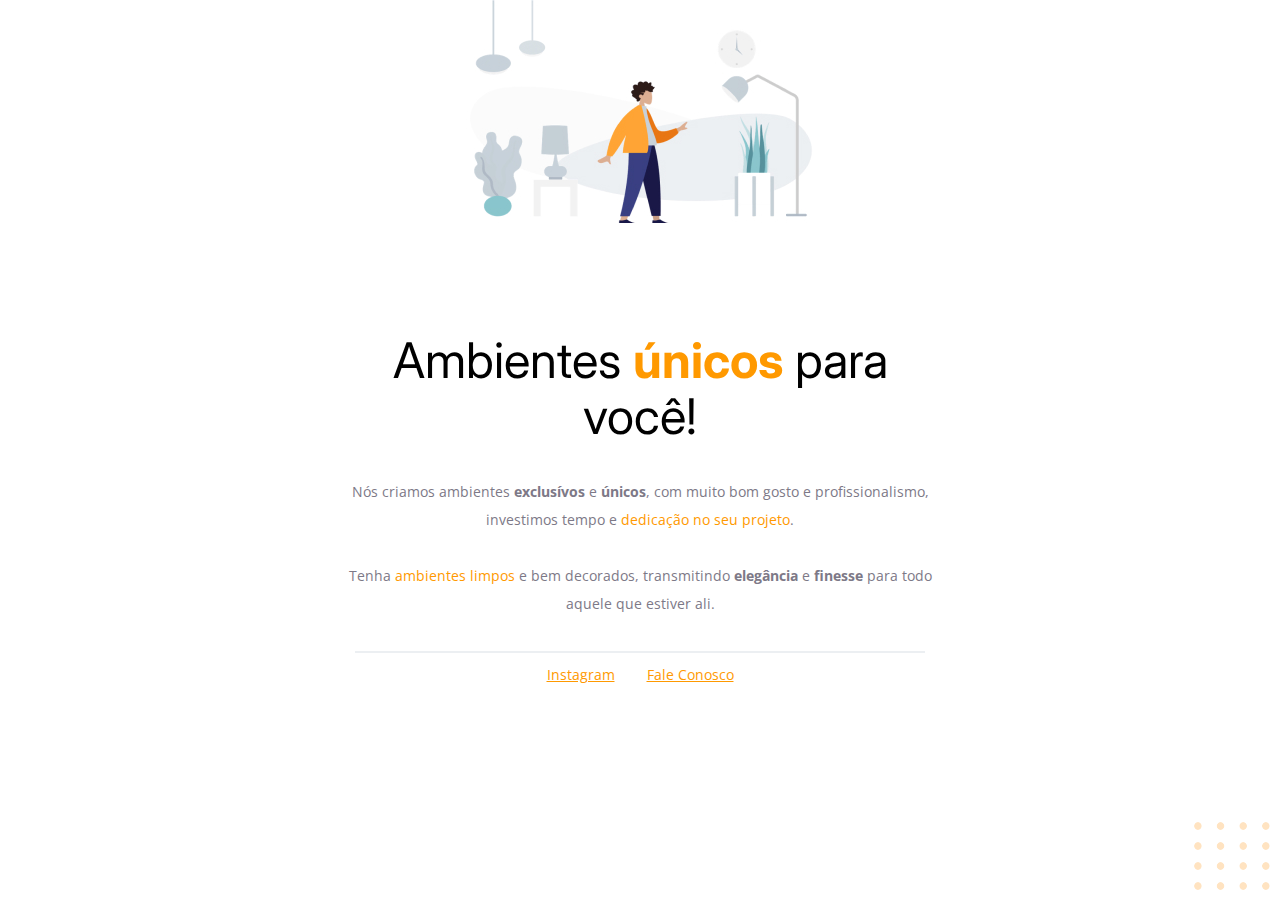
<file: projeto-01/index.html>
<!DOCTYPE html>
<html lang="pt-br">

<head>
  <link rel="preconnect" href="https://fonts.googleapis.com">
  <link rel="preconnect" href="https://fonts.gstatic.com" crossorigin>
  <meta charset="UTF-8">
  <meta name="viewport" content="width=device-width, initial-scale=1.0">
  <title>Moveis Customizados</title>
  <link
    href="https://fonts.googleapis.com/css2?family=Inter:wght@100..900&family=Open+Sans:ital,wght@0,300..800;1,300..800&display=swap"
    rel="stylesheet">
  <link rel="stylesheet" href="style.css">
</head>

<body>
  <div id="hero">
    <img src="./imagens/img1.jpg" alt="homem de camisa laranja e calça azul">
    <h1>Ambientes <span>únicos</span> para você!</h1>
    <p>Nós criamos ambientes <strong>exclusívos</strong> e <strong>únicos</strong>, com muito bom gosto e
      profissionalismo, investimos tempo e <span>dedicação no seu projeto</span>.
      <br>
      <br>
      Tenha <span>ambientes limpos</span> e bem decorados, transmitindo <strong>elegância</strong> e
      <strong>finesse</strong> para todo aquele que estiver ali.
    </p>
  </div>
  <div id="footer">
    <div class="line"></div>
    <a href="#">Instagram</a>
    <a href="#">Fale Conosco</a>
  </div>
  <img id="balls" src="./imagens/balls.svg" alt="bolinhas laranjas no canto inferior da tela" />
</body>

</html>
</file>
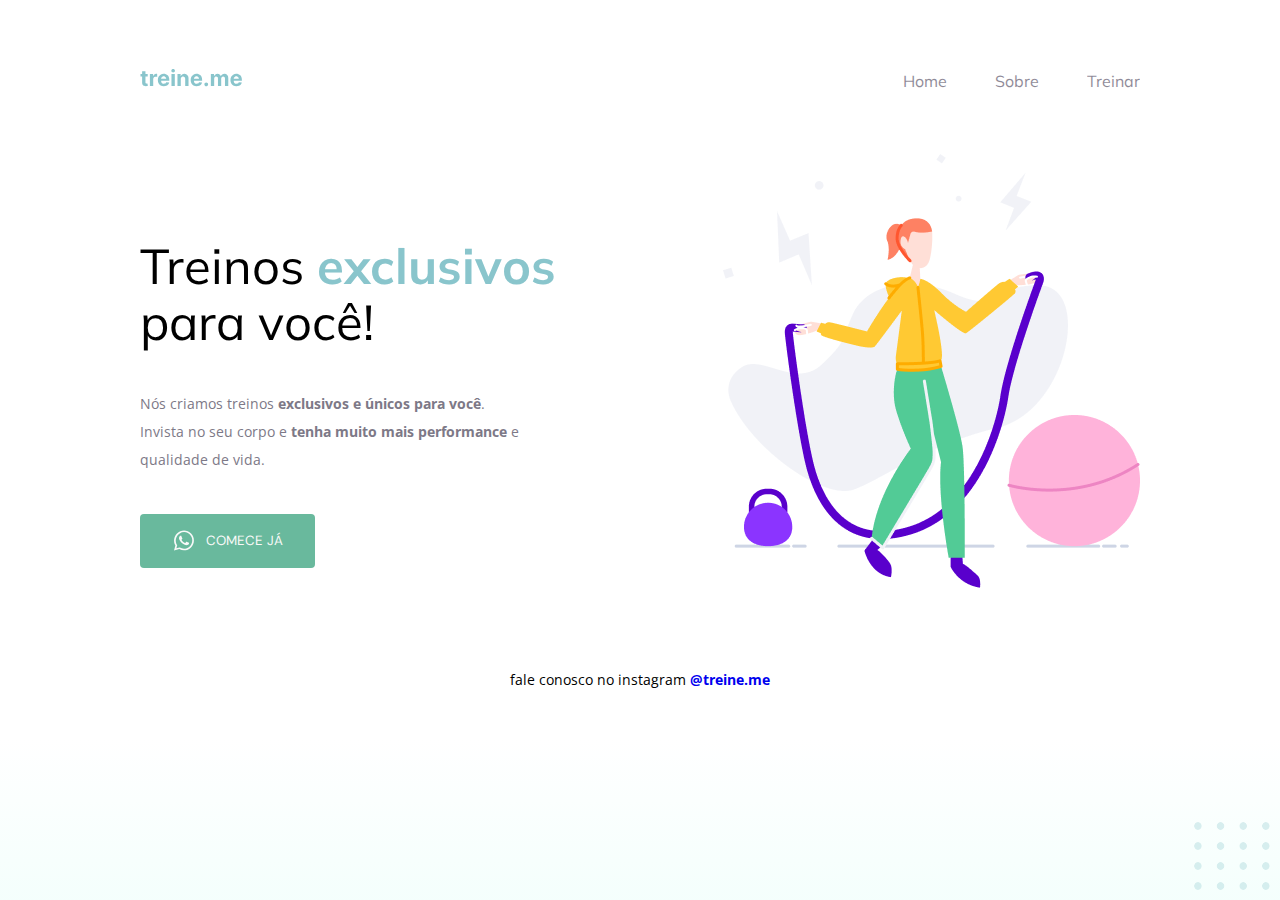
<file: projeto-02/index.html>
<!DOCTYPE html>
<html lang="pt-br">
  <head>
    <meta charset="UTF-8" />
    <meta name="viewport" content="width=device-width, initial-scale=1.0" />
    <link rel="preconnect" href="https://fonts.googleapis.com" />
    <link rel="preconnect" href="https://fonts.gstatic.com" crossorigin />
    <link rel="stylesheet" href="style.css" />
    <title>treine.me</title>
    <link
      href="https://fonts.googleapis.com/css2?family=DM+Sans:ital,opsz,wght@0,9..40,100..1000;1,9..40,100..1000&family=Mulish:ital,wght@0,200..1000;1,200..1000&family=Open+Sans:ital,wght@0,300..800;1,300..800&display=swap"
      rel="stylesheet"
    />
  </head>
  <body>
    <div class="page">
      <nav>
        <a href="#">
          <img src="./imgs/logo.svg" alt="logo oficial treine me" />
        </a>
        <ul>
          <li><a href="#">Home</a></li>
          <li><a href="#">Sobre</a></li>
          <li><a href="#">Treinar</a></li>
        </ul>
      </nav>
      <main>
        <section>
          <h1>Treinos <strong>exclusivos</strong> para você!</h1>
          <p>
            Nós criamos treinos <strong>exclusivos e únicos para você</strong>.
            <br />
            Invista no seu corpo e
            <strong>tenha muito mais performance</strong> e <br />
            qualidade de vida.
          </p>
          <button>
            <img src="./imgs/whats.svg" alt="logo do WhatsApp" />
            Comece já
          </button>
        </section>

        <img src="./imgs/img.png" alt="mulher treinando" />
      </main>
      <footer>fale conosco no instagram <a href="#">@treine.me</a></footer>
    </div>
    <img
      class="balls"
      src="./imgs/balls.svg"
      alt="bolinhas de cor verde no canto inferior direito da pagina"
    />
  </body>
</html>
</file>
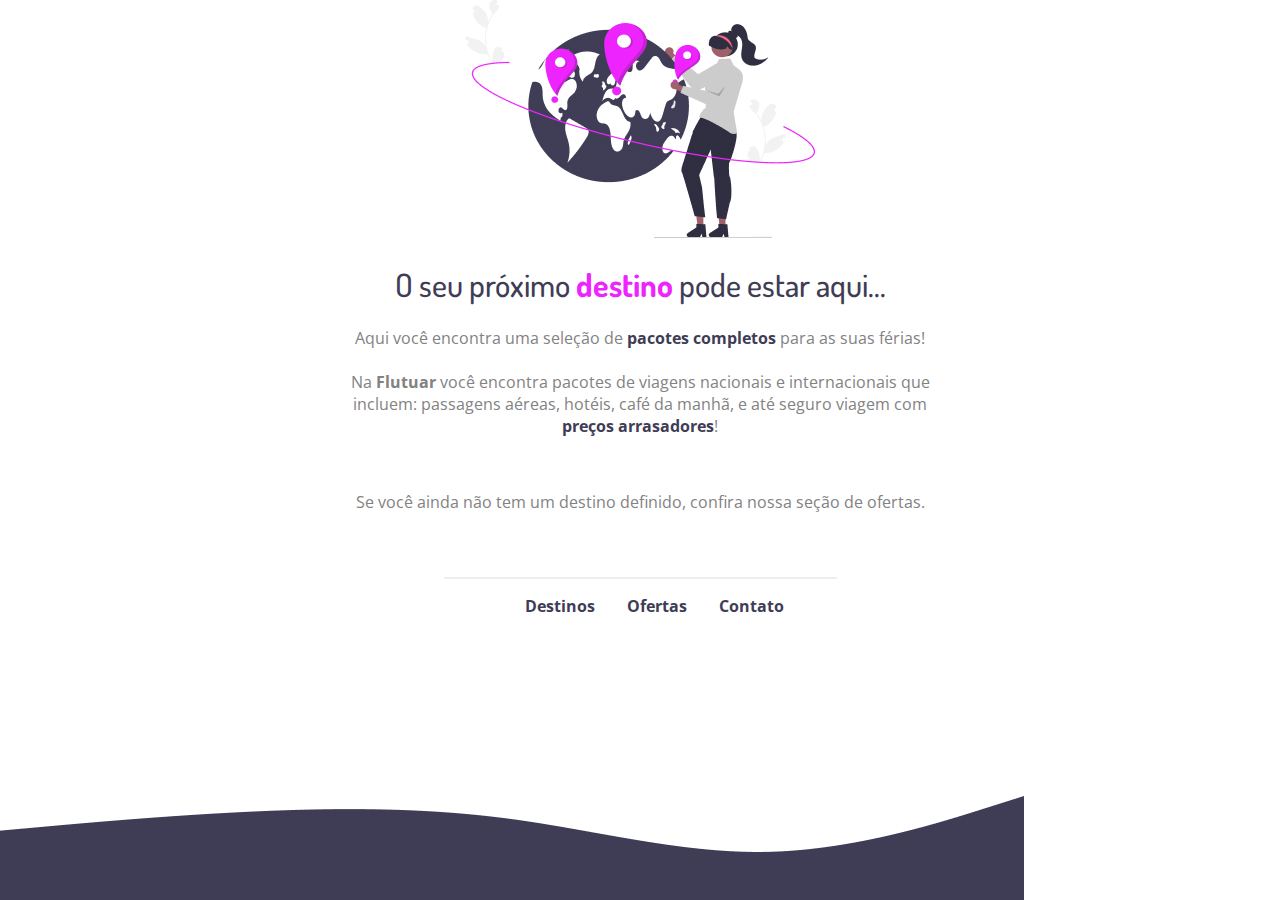
<file: Desafios/Fase 01 - Intermediario/index.html>
<!DOCTYPE html>
<html lang="pt-br">

<head>
  <link rel="preconnect" href="https://fonts.googleapis.com">
  <link rel="preconnect" href="https://fonts.gstatic.com" crossorigin>
  <meta charset="UTF-8">
  <meta name="viewport" content="width=device-width, initial-scale=1.0">
  <title>Flutuar.com </title>
  <link rel="shortcut icon" href="./imgs/favicon.svg" type="image/x-icon">
  <link href="https://fonts.googleapis.com/css2?family=Dosis:wght@200..800&family=Open+Sans:ital,wght@0,300..800;1,300..800&display=swap" rel="stylesheet">
  <link rel="stylesheet" href="style.css" />
</head>

<body>
  <main>
    <img src="./imgs/img1.jpg" alt="Uma pessoa do lado do planeta terra com alguns pinos.">
    <h1>
      O seu próximo <strong>destino</strong> pode estar aqui...
    </h1>
    <p>
      Aqui você encontra uma seleção de <strong>pacotes completos</strong> para as suas férias!
      <br><br>
      Na <span>Flutuar</span> você encontra pacotes de viagens nacionais e internacionais que incluem: passagens aéreas, hotéis, café
      da manhã, e até seguro viagem com <strong>preços arrasadores</strong>!
    </p>
    <br>
    <p>
      Se você ainda não tem um destino definido, confira nossa seção de ofertas.
    </p>
  </main>
  <footer>
    <div class="line"></div>
    <a href="#">Destinos</a>
    <a href="#">Ofertas</a>
    <a href="#">Contato</a>
    <br>
    <img src="./imgs/wave.png" alt="imagem de uma onda">
  </footer>
</body>

</html>
</file>
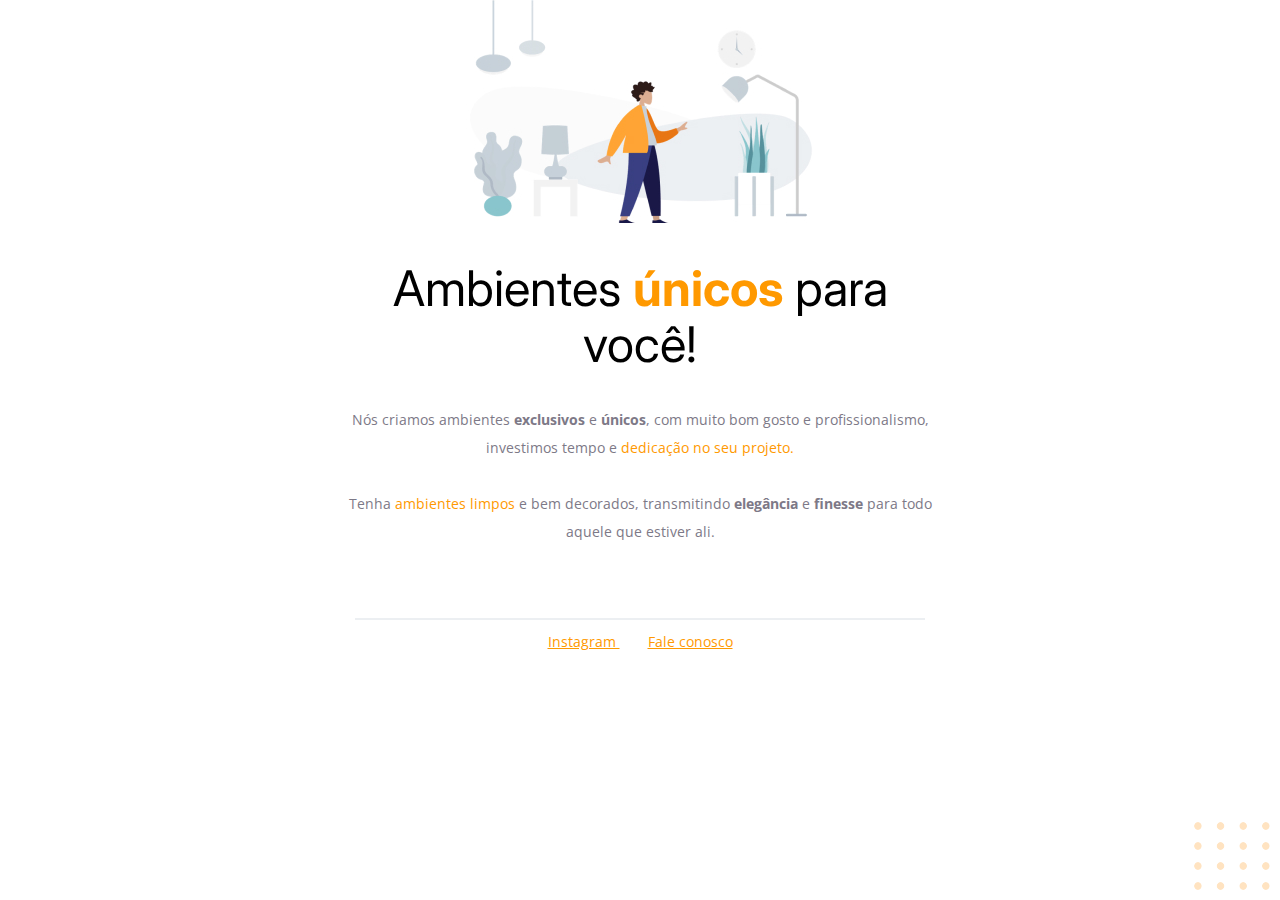
<file: Desafios/Fase 01/index.html>
<!-- Instrução que define o tipo do documento. -->
<!DOCTYPE html>
<html lang="pt-br">
<!-- Tag <head> contém as instruções para a página -->

<head>
  <link rel="preconnect" href="https://fonts.googleapis.com" />
  <link rel="preconnect" href="https://fonts.gstatic.com" crossorigin />
  <meta charset="UTF-8" />
  <meta name="viewport" content="width=device-width, initial-scale=1.0" />
  <title>Móveis customizados</title>

  <link href="https://fonts.googleapis.com/css2?family=Inter:wght@400;700&family=Open+Sans:wght@400;700&display=swap"
    rel="stylesheet" />

  <link rel="stylesheet" href="style.css" />
</head>

<!-- Tag <body> é o corpo do documento, onde tem as informações que serão mostradas. -->

<body>
  <img src="images/img1.jpg" alt="Desenho de uma pessoa vestindo uma camisa amarela em uma sala com Móveis" />
  <div id="hero">
    <h1>Ambientes <span>únicos</span> para você!</h1>
    <p>
      Nós criamos ambientes <strong>exclusivos</strong> e <strong>únicos</strong>, com muito
      bom gosto e profissionalismo, investimos tempo e
      <span>dedicação no seu projeto.</span>
      <br />
      <br />
      Tenha <span>ambientes limpos</span> e bem decorados, transmitindo
      <strong>elegância</strong> e <strong>finesse</strong>
      para todo aquele que estiver ali.
    </p>
  </div>
  <div id="footer">
    <div class="line"></div>
    <a target="_blank" href="https://instagram.com/moveisparavoce">Instagram
    </a>
    <a href="mailto:contato@moveisparavoce.com">Fale conosco
    </a>
  </div>
  <img id="balls" src="images/balls.svg" alt="Bolinhas alaranjadas no canto inferior direito da tela" />
</body>

</html>
</file>
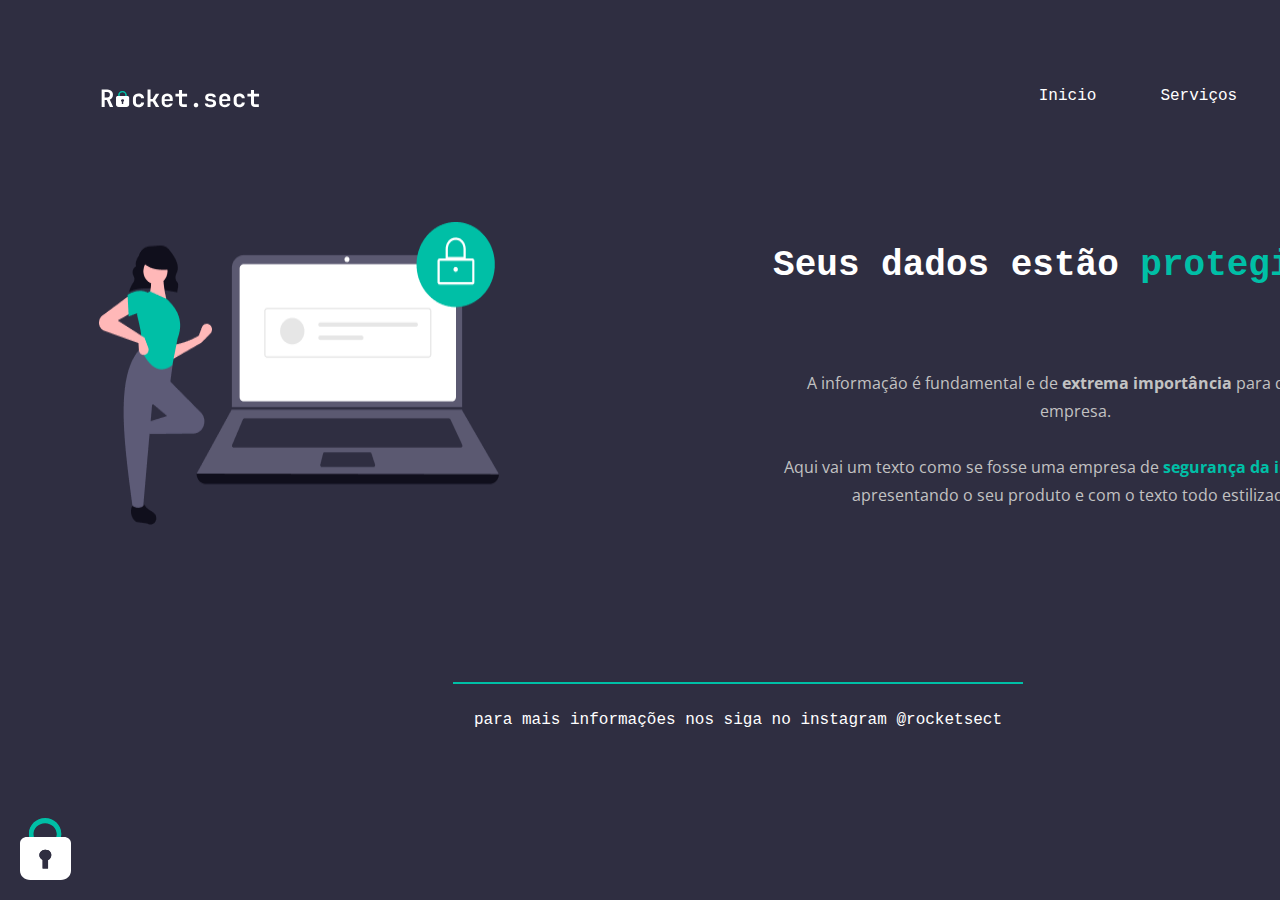
<file: Desafios/Fase 02 - Avançado/index.html>
<!DOCTYPE html>
<html lang="pt-br">

<head>
  <meta charset="UTF-8">
  <meta name="viewport" content="width=device-width, initial-scale=1.0">
  <link rel="preconnect" href="https://fonts.googleapis.com">
  <link rel="preconnect" href="https://fonts.gstatic.com" crossorigin>
  <title>Rocket.sect</title>
  <link rel="stylesheet" href="style.css">
  <link
    href="https://fonts.googleapis.com/css2?family=JetBrains+Mono:ital,wght@0,100..800;1,100..800&family=Open+Sans:ital,wght@0,300..800;1,300..800&display=swap"
    rel="stylesheet">
    <link rel="shortcut icon" href="./images/padlock.svg" type="image/x-icon">
</head>

<body>
  <!-- CAIXA -->
  <div class="box">
    <!-- MENU -->
    <nav>
      <img src="./images/logo.svg" alt="logo da rocket.sect">
      <ul>
        <li><a href="#">Inicio</a></li>
        <li><a href="#">Serviços</a></li>
        <li><a href="#">Contrato</a></li>
      </ul>
    </nav>
    <!-- CORPO -->
    <main>
      <img src="./images/img1.png" alt="Mulher ao lado de um notebook">
      <section>
        <h1>Seus dados estão <span>protegidos</span>?</h1>
        <p>
          A informação é fundamental e de <strong>extrema importância</strong> para qualquer empresa.
          <br><br>
          Aqui vai um texto como se fosse uma empresa de <span>segurança da informação</span> apresentando o seu produto
          e com o texto todo estilizado.
        </p>
      </section>
    </main>
  </dAiv>
  <!-- RODAPÉ -->
  <div class="line"></div>
  <footer>
    para mais informações nos siga no instagram <a target="_blank"
      href="https://www.instagram.com/rocketseat/">@rocketsect</a>
  </footer>
  <!-- IMAGEM FIXA -->
  <img src="./images/padlock.svg" id="padlock" alt="imagem de um cadeado no canto inferior esquerdo da pagina">
</body>

</html>
</file>
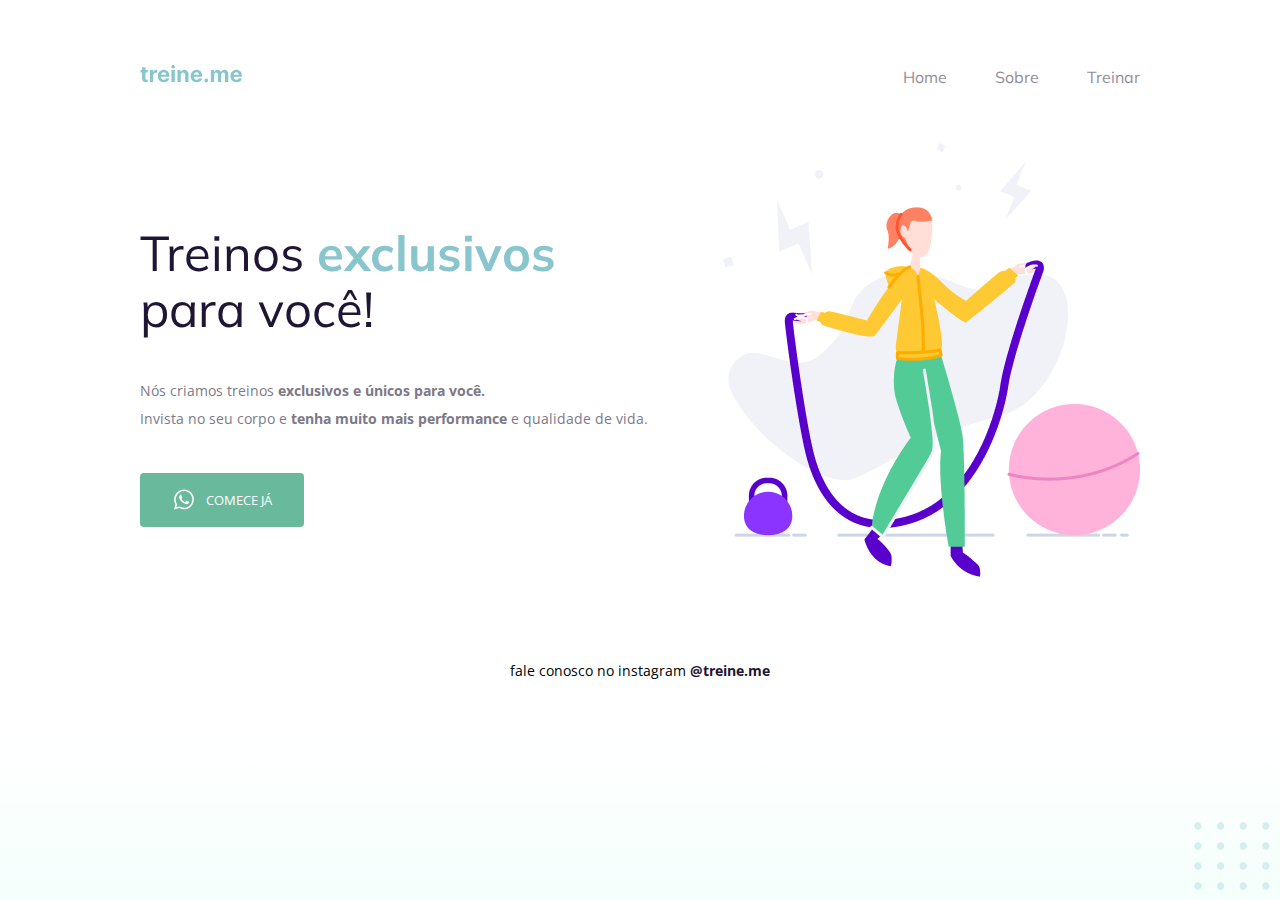
<file: Desafios/Fase 02 - Intermediário/index.html>
<!DOCTYPE html>
<html lang="pt-br">
  <head>
    <link rel="preconnect" href="https://fonts.googleapis.com">
    <link rel="preconnect" href="https://fonts.gstatic.com" crossorigin>

    <meta charset="UTF-8" />
    <meta name="viewport" content="width=device-width, initial-scale=1.0" />
    <title>Treine me</title>

    <link href="https://fonts.googleapis.com/css2?family=Mulish:wght@400;700&family=Open+Sans:wght@400;700&display=swap" rel="stylesheet">

    <link rel="stylesheet" href="style.css">

  </head>
  <body>
    <div class="page">
        <nav>
          <a id="logo" href="#">
            <img src="images/logo.svg" alt="Treine.me" />
          </a>
          <ul>
            <li><a href="#">Home</a></li>
            <li><a href="#">Sobre</a></li>
            <li><a href="#">Treinar</a></li>
          </ul>
        </nav>
    
      <main>
        <section>
          <h1>Treinos <span>exclusivos</span> para você!</h1>

          <p>
            Nós criamos treinos <strong>exclusivos e únicos para você.</strong></br>
            Invista no seu corpo e <strong>tenha muito mais performance</strong> e qualidade de vida.
          </p>
          <button type="button">
            <img src="images/whats.svg" alt="Ícone do whatsapp">
            Comece já
          </button>
        </section>

        <img src="images/img.png" alt="Desenho de uma mulher pulando corta numa academia.">
      </main>
      <footer>
          fale conosco no instagram <a href="https://instagram.com/treineme" target="_blank">@treine.me</a>
      </footer>
    </div>

    <img id="balls" src="images/balls.svg" alt="Bolinhas decorativas verdes no canto inferior direito da página.">

  </body>
</html>
</file>
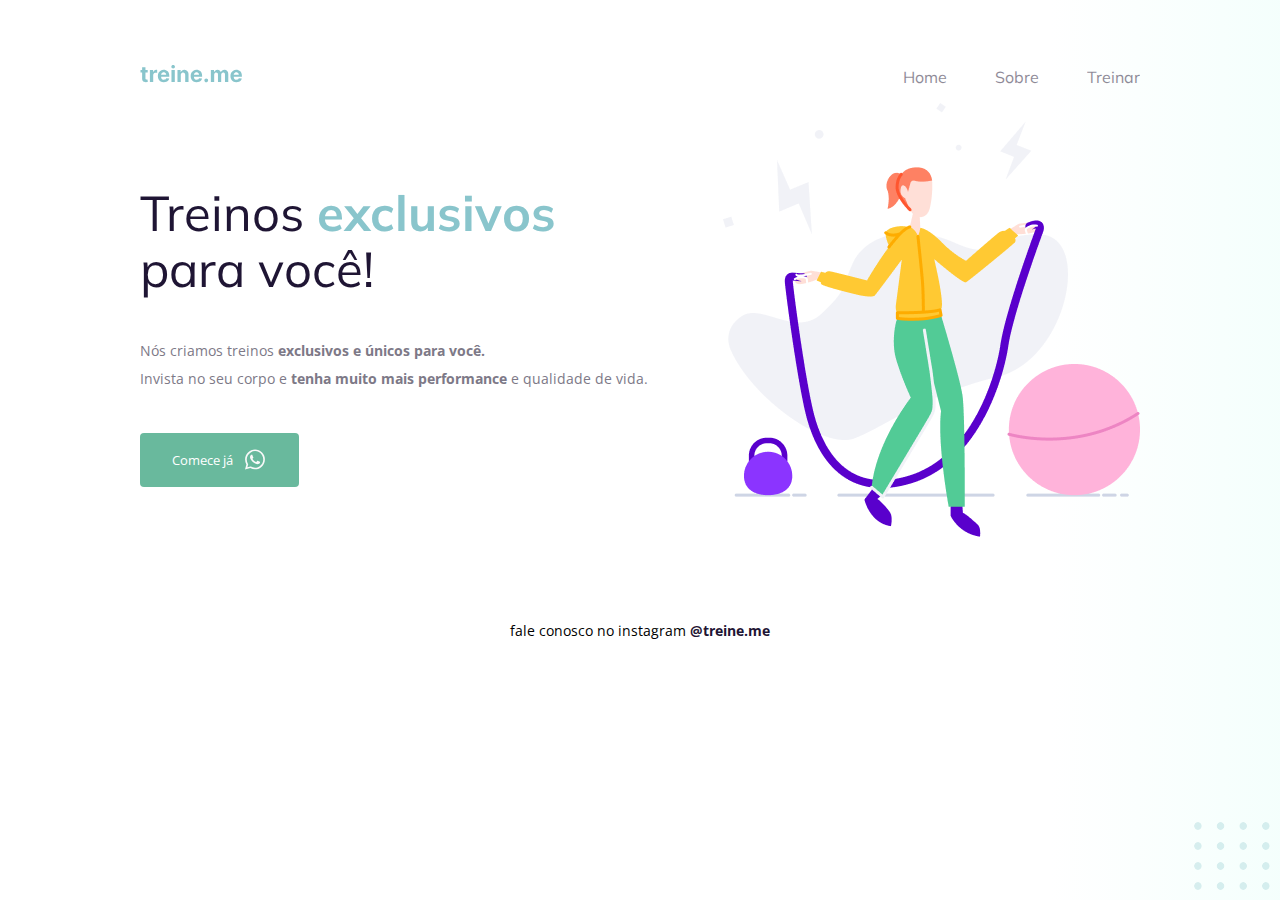
<file: Desafios/Fase 02/index.html>
<!DOCTYPE html>
<html lang="pt-br">

<head>
  <link rel="preconnect" href="https://fonts.googleapis.com">
  <link rel="preconnect" href="https://fonts.gstatic.com" crossorigin>

  <meta charset="UTF-8" />
  <meta name="viewport" content="width=device-width, initial-scale=1.0" />
  <title>Treine me</title>

  <link href="https://fonts.googleapis.com/css2?family=Mulish:wght@400;700&family=Open+Sans:wght@400;700&display=swap"
    rel="stylesheet">

  <link rel="stylesheet" href="style.css">

</head>

<body>
  <div class="page">
    <nav>
      <a id="logo" href="#">
        <img src="images/logo.svg" alt="Treine.me" />
      </a>
      <ul>
        <li><a href="#">Home</a></li>
        <li><a href="#">Sobre</a></li>
        <li><a href="#">Treinar</a></li>
      </ul>
    </nav>

    <main>
      <section>
        <h1>Treinos <span>exclusivos</span> para você!</h1>
        <p>
          Nós criamos treinos <strong>exclusivos e únicos para você.</strong></br>
          Invista no seu corpo e <strong>tenha muito mais performance</strong> e qualidade de vida.
        </p>
        <button>
          Comece já
          <img src="images/whats.svg" alt="Ícone do whatsapp">
        </button>
      </section>
      <img src="images/img.png" alt="Desenho de uma mulher pulando corta numa academia.">

    </main>

  </div>
  <footer>
    fale conosco no instagram <a href="https://instagram.com/treineme" target="_blank">@treine.me</a>
  </footer>

  <img id="balls" src="images/balls.svg" alt="Bolinhas decorativas verdes no canto inferior direito da página.">

</body>

</html>
</file>
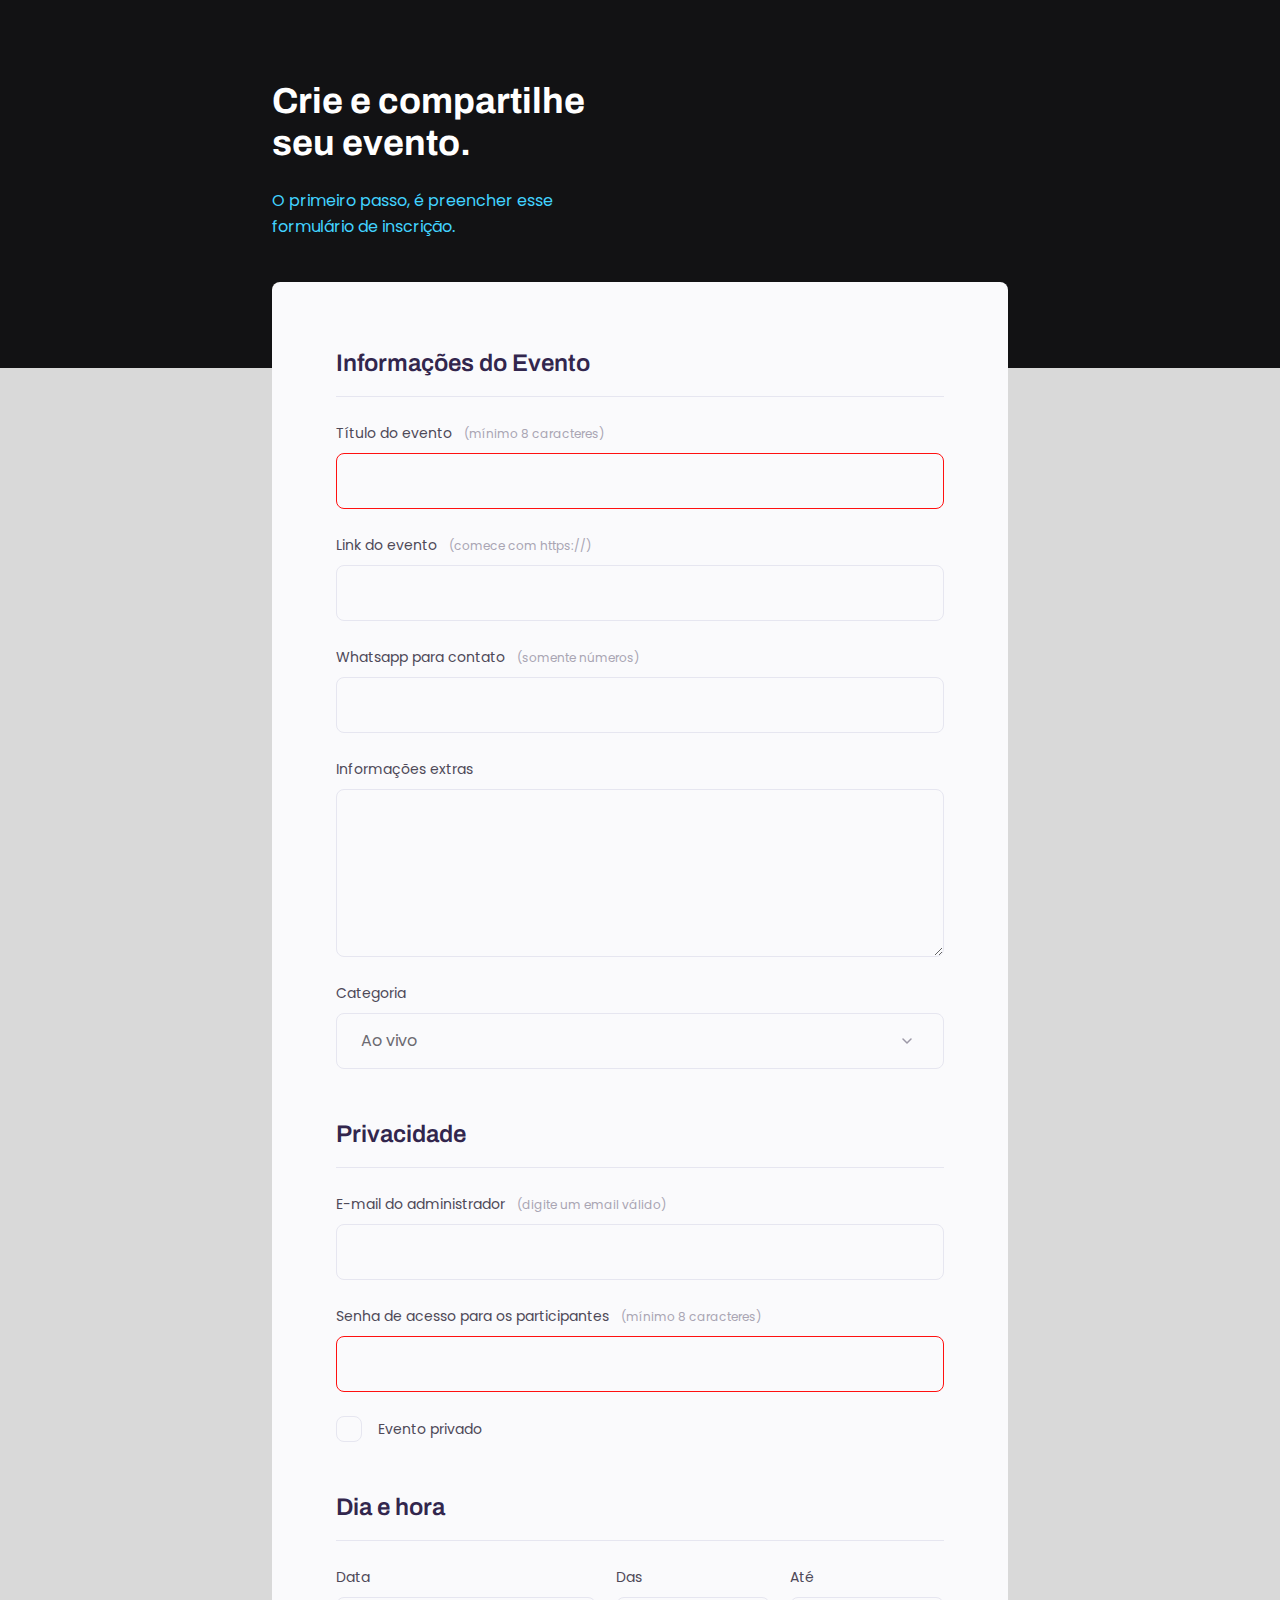
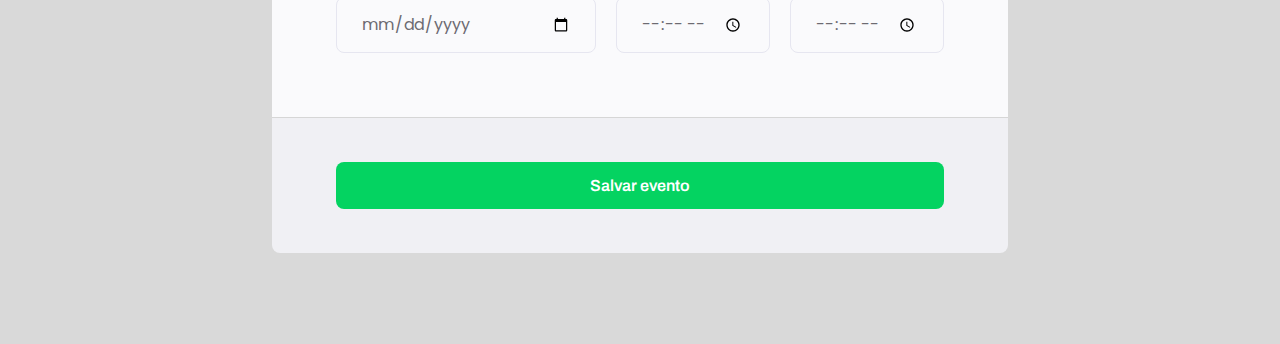
<file: stage-03/projeto-01/index.html>
<!DOCTYPE html>
<html lang="pt-br">

<head>
  <link rel="preconnect" href="https://fonts.googleapis.com">
  <link rel="preconnect" href="https://fonts.gstatic.com" crossorigin>
  <meta charset="UTF-8">
  <meta name="viewport" content="width=device-width, initial-scale=1.0">
  <title>Crie seu evento.</title>
  <link
    href="https://fonts.googleapis.com/css2?family=Archivo:ital,wght@0,100..900;1,100..900&family=Poppins:ital,wght@0,100;0,200;0,300;0,400;0,500;0,600;0,700;0,800;0,900;1,100;1,200;1,300;1,400;1,500;1,600;1,700;1,800;1,900&display=swap"
    rel="stylesheet">
  <link rel="stylesheet" href="style.css">
</head>

<body>
  <div class="content">
    <header>
      <h1>Crie e compartilhe seu evento.</h1>
      <p>O primeiro passo, é preencher esse formulário de inscrição.</p>
    </header>
    <form id="new-event">
      <!-- Informações do Evento -->
      <fieldset>
        <div class="fieldset-wrapper">
          <legend>Informações do Evento</legend>
      
          <div class="input-wrapper">
            <label for="event-tittle">Título do evento<span>(mínimo 8 caracteres)</span></label>
            <input type="text" id="event-tittle" required minlength="8" />
          </div>
          <div class="input-wrapper">
            <label for="event-link">Link do evento<span>(comece com https://)</span></label>
            <input type="url" id="event-link" />
          </div>
          <div class="input-wrapper">
            <label for="event-contact">Whatsapp para contato<span>(somente números)</span></label>
            <input type="number" id="event-contact" />
          </div>
          <div class="input-wrapper">
            <label for="event-info">Informações extras</span></label>
            <textarea id="event-info" cols="30" rows="10"></textarea>
          </div>
          <div class="input-wrapper">
            <label for="event-category">Categoria</label>
            <select id="event-category">
              <option value="live">Ao vivo</option>
              <option value="podcast">Podcast</option>
              <option value="mentorship">Mentoria</option>
            </select>
          </div>
        </div>
      </fieldset>
      <!-- Privacidade -->
      <fieldset>
        <div class="fieldset-wrapper">
          <legend>Privacidade</legend>

          <div class="input-wrapper">
            <label for="event-email">E-mail do administrador<span>(digite um email válido)</span></label>
            <input type="email" id="event-email" />
          </div>
          <div class="input-wrapper">
            <label for="event-password">Senha de acesso para os participantes<span>(mínimo 8 caracteres)</span></label>
            <input type="password" id="event-password" required minlength="8"/>
          </div>
          <div class="checkbox-wrapper">
            <input type="checkbox" id="event-private" />
            <label for="event-private">Evento privado</label>
          </div>
        </div>
      </fieldset>
      <!-- Dia e hora -->
      <fieldset>
        <div class="fieldset-wrapper">
          <legend>Dia e hora</legend>
      
          <div class="cols-3">
            <div class="input-wrapper">
              <label for="event-date">Data</label>
              <input type="date" id="event-date" />
            </div>
            <div class="input-wrapper">
              <label for="event-begin">Das</label>
              <input type="time" id="event-begin" />
            </div>
            <div class="input-wrapper">
              <label for="event-end">Até</label>
              <input type="time" id="event-end" />
            </div>
          </div>
        </div>
      </fieldset>
    </form>
    <!-- Botão de envio -->
    <footer>
      <input
        type="submit"
        class="button"
        value="Salvar evento"
        form="new-event"
      >
    </footer>
  </div>
</body>

</html>
</file>
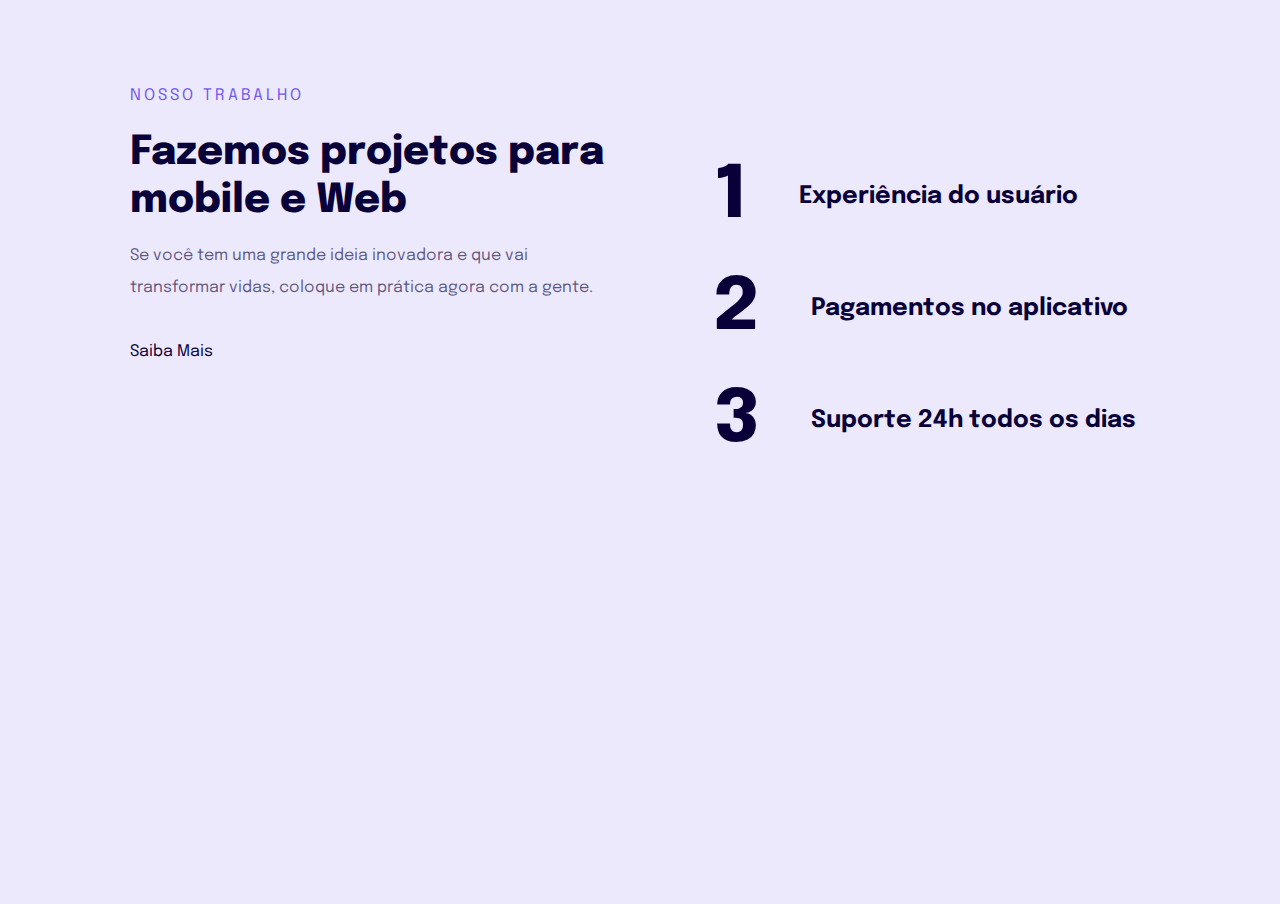
<file: stage-03/projeto-02/index.html>
<!DOCTYPE html>
<html lang="pt-br">
<head>
  <link rel="preconnect" href="https://fonts.googleapis.com">
  <link rel="preconnect" href="https://fonts.gstatic.com" crossorigin>
  <meta charset="UTF-8">
  <meta name="viewport" content="width=device-width, initial-scale=1.0">
  <title>Introdução a Responsividade</title>
  <link href="https://fonts.googleapis.com/css2?family=Epilogue:ital,wght@0,100..900;1,100..900&display=swap" rel="stylesheet">
  <link rel="stylesheet" href="style.css">
</head>
<body>
  <main>
    <div class="desktop">
      <p>nosso trabalho</p>
      <h1>Fazemos projetos para mobile e Web</h1>
      <p>Se você tem uma grande ideia inovadora e que vai transformar vidas, coloque em prática agora com a gente.</p>
      <a href="#">Saiba Mais</a>
    </div>

    <ul>
      <li><span>1</span>Experiência do usuário</li>
      <li><span>2</span>Pagamentos no aplicativo</li>
      <li><span>3</span>Suporte 24h todos os dias</li>
    </ul>
  </main>
</body>
</html>
</file>
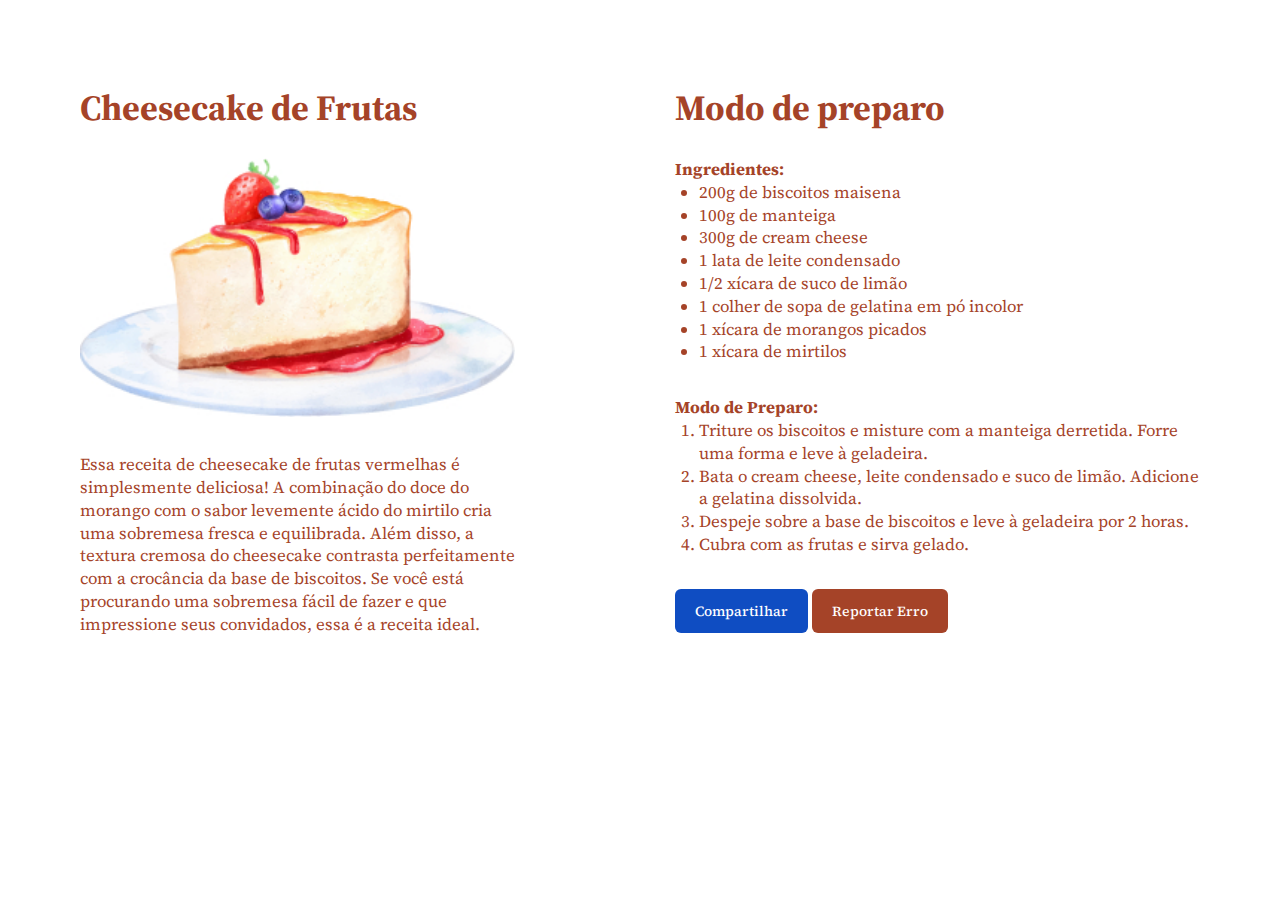
<file: stage-03/projeto-03/index.html>
<!DOCTYPE html>
<html lang="pt-br">
<head>
  <meta charset="UTF-8">
  <meta name="viewport" content="width=device-width, initial-scale=1.0">
  <link rel="preconnect" href="https://fonts.googleapis.com">
  <link rel="preconnect" href="https://fonts.gstatic.com" crossorigin>
  <title>Cheesecake</title>
  <link rel="stylesheet" href="style.css">
  <link href="https://fonts.googleapis.com/css2?family=Source+Serif+4:wght@500&family=Source+Serif+Pro:wght@400;700&display=swap" rel="stylesheet">
</head>
<body>
  <main>
    <div class="recipe">
      <h1>Cheesecake de Frutas</h1>
      <img src="./assets/01.jpg" alt="a imagem representa uma fatia de cheesecake de frutas">
      <p>Essa receita de cheesecake de frutas vermelhas é simplesmente deliciosa!
        A combinação do doce do morango com o sabor levemente ácido do
        mirtilo cria uma sobremesa fresca e equilibrada. Além disso,
         a textura cremosa do cheesecake contrasta perfeitamente com a
         crocância da base de biscoitos. Se você está procurando uma sobremesa
         fácil de fazer e que impressione seus convidados, essa é a receita ideal.
      </p>
    </div>
    <div class="ingredients">
      <h2>Modo de preparo</h2>

      <strong>Ingredientes:</strong>
      <ul>
        <li>200g de biscoitos maisena</li>
        <li>100g de manteiga</li>
        <li>300g de cream cheese</li>
        <li>1 lata de leite condensado</li>
        <li>1/2 xícara de suco de limão</li>
        <li>1 colher de sopa de gelatina em pó incolor</li>
        <li>1 xícara de morangos picados</li>
        <li>1 xícara de mirtilos</li>
      </ul>
      
      <strong>Modo de Preparo:</strong>
      <ol>
        <li>Triture os biscoitos e misture com a manteiga derretida. Forre uma forma e leve à geladeira.</li>
        <li>Bata o cream cheese, leite condensado e suco de limão. Adicione a gelatina dissolvida.</li>
        <li>Despeje sobre a base de biscoitos e leve à geladeira por 2 horas.</li>
        <li>Cubra com as frutas e sirva gelado.</li>
      </ol>
      <button class="share">Compartilhar</button>
      <button>Reportar Erro</button>
    </div>
  </main>
</body>
</html>
</file>
<file: projeto-01/style.css>
body {
  font-family: "Open Sans", sans-serif;
  text-align: center;
  margin: 0;
}

#hero {
  width: 592px;
  height: 579px;
  margin: 0 auto 72px;
}

#hero img {
  margin-bottom: 72px;
}

h1 {
  font-family: "Inter", sans-serif;
  font-size: 49px;
  line-height: 56px;
  font-weight: normal;
}

h1 span {
  font-weight: bold;
}

span, a {
  color: #ff9900;
}

p, #footer {
  margin-top: 32px;
  font-size: 14px;
  line-height: 28px;
  color: #7d7987;
}

#footer a + a{
  margin-left: 28px;
}

.line {
  margin: 0 auto 8px;
  width: 568px;
  height: 0;
  border: 1px solid #ECEFF2;
}

#balls {
  position: absolute;
  bottom: 0px;
  right: 0px;
}
</file>
<file: projeto-02/style.css>
body {
  margin: 0;
  font-family: "Open Sans", sans-serif;
  background: linear-gradient(
    180deg,
    rgba(227, 255, 248, 0) 82.08%,
    rgba(227, 255, 248, 0.38) 100%
  );
  min-height: 100vh;
}

.page {
  width: 1000px;
  margin: 0 auto;
  padding-top: 65px;
}

main {
  display: flex;
  align-items: center;
  justify-content: space-between;
}

nav {
  display: flex;
  justify-content: space-between;
  align-items: center;
  margin-bottom: 58px;
}

nav a {
  text-decoration: none;
}

nav ul {
  margin: 0;
  padding: 0;
  display: flex;
  list-style: none;
  gap: 48px;
}
/* section */

section {
  width: 489px;
  height: 332px;
}

h1,
li {
  font-family: "Mulish", sans-serif;
}

h1 {
  font-size: 49px;
  line-height: 56px;
  font-weight: normal;
}
h1 strong {
  color: #89c5cc;
}
li a {
  color: #1f1534;
  opacity: 0.5;
}

li a:hover {
  font-weight: bold;
  opacity: 1;
  transition: 0.2s;
}

p {
  color: #7d7987;
  font-size: 14px;
  line-height: 28px;
  margin: 40px 0;
}

button {
  background-color: #69b99d;
  color: #f9f9f9;
  display: flex;
  align-items: center;
  justify-content: center;
  font-family: "DM Sans", sans-serif;
  text-transform: uppercase;
  gap: 10px;
  border: none;
  border-radius: 4px;
  /* width: 179px;
  height: 56px; */
  padding: 14px 32px 15px;
}

button:hover {
  background-color: #579c84;
  transition: 0.2s;
}

footer {
  font-size: 14px;
  text-align: center;
  margin-top: 82px;
}
footer a {
  font-weight: bold;
  text-decoration: none;
}

.balls {
  position: fixed;
  bottom: 0;
  right: 0;
}
</file>
<file: Desafios/Fase 01 - Intermediario/style.css>
body {
  font-family: "Open Sans", sans-serif;
  text-align: center;
  margin: auto;
}

main {
  margin: auto;
  width: 626px;
}

h1 {
  font-family: "Dosis", sans-serif;
  font-weight: 500;
  color: #3F3D56;

}

h1 strong {
  color: #EE24FF;
}

p {
  color: #828282;
}

p strong {
  color: #3F3D56;
}

p span {
  color: #828282;
  font-weight: bold;
}

.line {
  width: 391px;
  height: 0px;
  margin: 64px auto 16px;
  border: 1px solid #ECEFF2;
}

footer a {
  color: #3F3D56;
  font-weight: bold;
  text-decoration: none;
  padding-left: 28px;
}

footer a:hover {
  color: #7c799c;
}

footer img {
  position: fixed;
  
  bottom: 0;
  left: 0;
}
</file>
<file: Desafios/Fase 01/style.css>
body {
  font-family: "Open Sans", sans-serif;
  text-align: center;
  margin: 0;
}

#hero {
    width: 592px;
    margin: 0 auto 72px;
}

h1 {
  font-family: "Inter", sans-serif;
  font-size: 49px;
  line-height: 56px;
  font-weight: normal;
}

h1 span {
  font-weight: bold;
  margin-bottom: 32px;
}

span, a {
  color: #ff9900;
}

p, #footer {
  color: #7d7987;
  font-size: 14px;
  line-height: 28px;
}

#footer a + a {
    margin-left: 28px;
}

.line {
    width: 568px;
    height: 0;
    margin: 0 auto 8px;
    border: 1px solid #ECEFF2;
}

#balls {
    position: fixed;
    bottom: 0;
    right: 0;
}
</file>
<file: Desafios/Fase 02 - Avançado/style.css>
body {
  margin: 0 auto;
  background-color: #2F2E41;
  height: 100vh;
  color: #FFF;
  font-family: "Jet Brains", monospace;
}



/* CAIXA */
.box {
  padding: 71px 99px 157px 98px;
  margin: 0 auto 0;
  width: 1280px;
}

/* MENU */
nav {
  display: flex;
  justify-content: space-between;
}

nav ul {
  display: flex;
  list-style: none;
  gap: 64px;
}
nav ul li a{
  text-decoration: none;
  color: #FFF;
}

nav ul li a:hover {
  color: #00BFA6;
}

/* CORPO */

main {
  padding-top: 101px;
  display: flex;
  justify-content: space-between;
}
main section {
  text-align: center;
}

main section h1 {
  font-size: 36px;
  line-height: 40px;
}
main section h1 span {
  font-weight: bold;
  color: #00BFA6;
}

main section p {
  width: 604px;
  padding-top: 59px;
  font-family: "Open Sans", sans-serif;
  font-size: 16px;
  line-height: 28px;
  color: #C2C2C2;
}

main section p span {
  font-weight: bold;
  color: #00BFA6;
}

/* RODAPÉ */
.line {
  width: 568px;
  height: 0;
  margin: 157px auto 0;
  border: 1px #00BFA6 solid;
}

footer {
  padding-top: 27px;
  text-align: center;
}

footer a {
  text-decoration: none;
  color: #FFF;
}

footer a:hover {
  color: #00BFA6;
}

/* IMAGEM FIXA */

#padlock {
  position: fixed;
  bottom: 20px;
  left: 20px;
}
</file>
<file: Desafios/Fase 02 - Intermediário/style.css>
body {
  margin: 0;

  font-family: "Open Sans", sans-serif;

  background: linear-gradient(180deg, rgb(227, 255, 248, 0) 82.08%, rgb(227, 255, 248, 0.38) 100%);

  min-height: 100vh;
}

.page {
  width: 1000px;
  margin: 0 auto;
  padding-top: 65px;
}

nav {
  display: flex;
  justify-content: space-between;
  align-items: center;

  margin-bottom: 55px;
}

ul {
  display: flex;
  gap: 48px;
  list-style: none;
  margin: 0;
  padding: 0;
}

a {
  color: #1f1534;
  text-decoration: none;
}

ul li a {
    opacity: 0.5;
}

ul li a:hover {
  font-weight: bold;
  opacity: 1;
}

ul,
h1 {
  font-family: "Mulish", sans-serif;
}

main {
  display: flex;
  align-items: center;
  justify-content: space-between;
}

h1 {
  font-size: 49px;
  line-height: 56px;
  color: #1f1534;

  font-weight: normal;

  width: 490px;
}

h1 span {
  color: #89c5cc;
  font-weight: bold;
}

p {
  font-size: 14px;
  line-height: 28px;
  color: #7d7987;

  margin: 40px 0;
}

button {
  color: white;
  text-transform: uppercase;
  font-family: "Open Sans", sans-serif;

  background: #69B99D;
  border: 0;
  padding: 14px 32px 15px;

  display: flex;
  align-items: center;
  justify-content: center;
  gap: 10px;

  border-radius: 4px;

  cursor: pointer;
}

footer {
  font-size: 14px;
  line-height: 28px;

  text-align: center;

  margin-top: 80px;
}

footer a {
  font-weight: bold;
}

#balls {
    position: fixed;
    bottom: 0;
    right: 0;
}
</file>
<file: Desafios/Fase 02/style.css>
body {
    margin: 0;
    font-family: "Open Sans", sans-serif;
    background: linear-gradient(90deg, rgb(227, 255, 248, 0) 82.08%, rgb(227, 255, 248, 0.38) 100%);
    min-height: 100vh;
  }
  
  .page {
    width: 1000px;
    margin: 0 auto;
    padding-top: 65px;
  }
  
  nav {
    display: flex;
    justify-content: space-between;
    align-items: center;
    margin-bottom: 15px;
  }
  
  ul {
    display: flex;
    list-style: none;
    gap: 48px;
    margin: 0;
    padding: 0;
  }
  
  a {
    color: #1f1534;
    text-decoration: none;
  }
  
  ul li a {
      opacity: 0.5;
  }
  
  ul li a:hover {
    font-weight: bold;
    opacity: 1;
  }
  
  h1,
  ul {
    font-family: "Mulish", sans-serif;
  }
  
  main {
    display: flex;
    justify-content: space-between;
    align-items: center;
  }

  h1 {
    font-size: 49px;
    line-height: 56px;
    color: #1f1534;
  
    font-weight: normal;
  
    width: 490px;
  }
  
  h1 span {
    color: #89c5cc;
    font-weight: bold;
  }
  
  section p {
    font-size: 14px;
    line-height: 28px;
    color: #7d7987;
  
    margin: 40px 0;
  }
  
  button {
    color: white;
    font-family: "Open Sans", sans-serif;
  
    background: #69B99D;
    border: 0;
    padding: 14px 32px 15px;
  
    display: flex;
    justify-content: center;
    align-items: center;
    gap: 10px;
  
    border-radius: 4px;
  
    cursor: pointer;
  }
  
  button:hover {
      background: #4EA788;
  }
  
  footer {
    font-size: 14px;
    line-height: 28px;
  
    text-align: center;
  
    margin-top: 80px;
  }
  
  footer a {
    font-weight: bold;
  }
  
  #balls {
    position: fixed;
      bottom: 0;
      right: 0;
  }
</file>
<file: stage-03/projeto-02/style.css>
* {
  margin: 0;
  padding: 0;
  box-sizing: border-box;
  font-family: "Epilogue", sans-serif;
}

:root {
  font-size: 62.5%; /* é o mesmo que 10px */
}

body {
  background-color: #ECE9FD;
  font-size: 1.6rem;
  padding: 6.0rem 2.3rem 6.6rem;
}

main {
  max-width: 32.9rem;
  height: 74.4rem;
  margin: 0 auto;
}

main p:first-child {
  color: #7158EF;
  line-height: 3.2rem;
  letter-spacing: 3px;
  text-transform: uppercase; /* Colocando o texto em caixa alta via CSS */
}

h1 {
  margin-top: 1.7rem;
  margin-bottom: 1.5rem;
  color: #090039;
  font-size: 4.0rem;
  font-weight: 800;
  line-height: 4.8rem;
}

h1 + p {
  color: rgba(10, 0, 57, 0.64);
  line-height: 3.2rem;
  margin-bottom: 3.2rem;
}

a {
  text-decoration: none;
  color: #090039;
  line-height: 3.2rem;
}

a:hover {
  color: #040016;
  text-decoration: underline;
}

ul {
  margin-top: 7.7rem;
  list-style: none;
  color: #090039;
}

ul li {
  display: flex;
  gap: 3.8rem;
  align-items: center;
  max-width: 25.7rem;

  font-size: 2.4rem;
  font-weight: bold;
  line-height: 3.2rem;
}

ul li + li {
  margin-top: 3.2rem;
}

ul li span {
  font-size: 7.2rem;
  font-weight: 800;
  line-height: 8.0rem;
  letter-spacing: -2px;
}



/*
VERSÃO DESKTOP
=> Apredendo sobre media queries
*/
@media (min-width: 700px) {

  body {
    padding: 8rem;
  }

  main {
    max-width: 1020px;
    display: flex;
    gap: 10rem;
  }

  main .desktop {
    max-width: 484px;
  }

  ul li {
    gap: 5.3rem;
    max-width: 450px;
    align-items: center;
  }
}
</file>
<file: stage-03/projeto-03/style.css>
/* DEFININDO PROPRIEDADES GLOBAIS */
* {
  margin: 0;
  padding: 0;
  box-sizing: border-box;
  -webkit-font-smoothing: antialiased;
  -moz-osx-font-smoothing: grayscale;
}

:root {
  font-family: 'Source Serif Pro', sans-serif;
  font-size: 62.5%;
}

body {
  color: #a54328;
  font-size: 1.6rem
}

h1 ,h2{
  font-size: clamp(2.8rem, 2vw + 1rem, 4rem);
  line-height: clamp(3.6rem, 2vw + 1rem, 5rem);
}
h2 {
  margin-bottom: 3.2rem;
}
p, li, strong {
  font-size: clamp(1.4rem, 1vw + .4rem, 2rem);
  line-height: clamp(1.8rem, 1vw + 1rem, 2.5rem);
}

/* MAIN */
main {
  margin-inline: auto;
  padding: 5.6rem 4rem;
  max-width: 32rem;
  box-sizing: content-box;
  display: flex;
  flex-direction: column;
  gap: 3.2rem;
}

/* imagem */
img {
  width: 100%;
  margin-block: 3.2rem;
}

/* button */
button {
  font-family: 'Source Serif 4', sans-serif;
  font-size: 1.0rem;
  font-weight: 500;
  padding: .8rem 1.3rem;
  color: #FFF;
  background-color: #a54328;
  border: none;
  border-radius: .6rem;
  margin-top: 3.2rem;
}
button:hover {
  background-color: #bb4b2d;
}

.share {
  background-color: #0f4dc2;
}
.share:hover {
  background-color: #1359da;
}

/* Alinhamento das listas */
 ul, ol {
  padding-left: 2.4rem;
 }

ul {
  margin-bottom: 3.2rem;
}


/* DESKTOP */

@media (min-width: 1080px) {
  main {
    flex-direction: row;
    max-width: fit-content;
    gap: 16rem;
    padding: 9rem 6rem;
  }

  .recipe {
    max-width: 43.5rem;
  }
  .ingredients {
    max-width: 52.5rem;
  }

  /* h1, h2 {
    font-size: 4rem;
    line-height: 5rem;
  }

  p, li, strong {
    font-size: 2rem;
    line-height: 2.5rem;
  } */

  button {
    font-size: 1.4rem;
    line-height: 2.4rem;
    padding: 1rem 2rem;
  }
}
</file>
<file: stage-03/projeto-01/style.css>
/* Resetando os estilos padrões do navegador */
* {
  margin: 0;
  padding: 0;
  box-sizing: border-box;
}


/* Definindo Propriedades gerais do body */
body {
  background-color: #D9D9D9;
}

body::before {
  content: '';
  width: 100%;
  height: 368px;
  background-color: #121214;
  position: absolute;
  top: 0;
  left: 0;
  z-index: -1;
}

body, input, button, select, textarea {
  font-family: "Poppins", sans-serif;
}

h1, legend {
  font-family: "Archivo", sans-serif;
}

/* content */
.content {
  width: 736px;
  margin: auto;
}


/* HEADER  */

header {
  width: 319px;
  margin-top: 80px;
}

header h1 {
  font-size: 36px;
  line-height: 42px;
  font-weight: bold;
  color: #FFF;

  margin-bottom: 24px;
}

header p {
  color: #42D3FF;
  font-size: 16px;
  line-height: 26px;

}

/* FORM */
form {
  margin-top: 42px;
  border-radius: 8px 8px 0 0;
  background-color: #FAFAFC;
  min-height: 300px;
  padding: 64px;

  display: flex;
  flex-direction: column;
  gap: 48px;
}

fieldset {
  border: none;
}

.fieldset-wrapper {
  display: flex;
  flex-direction: column;
  gap: 24px;
}

fieldset legend {
  font-weight: 600;
  font-size: 24px;
  line-height: 34px;
  border-bottom: 1px solid #e6e6f0;
  width: 100%;
  padding-bottom: 16px;
  color: #32264D;

}

.input-wrapper {
  display: flex;
  flex-direction: column;
}

.input-wrapper label,
.checkbox-wrapper label {
  margin-bottom: 8px;
  color: #4E4958;
  font-size: 14px;
  line-height: 24px;
}

.input-wrapper label span {
  margin-left: 12px;
  color: #a9a5b3;
  font-size: 12px;
  line-height: 20px;
}

.input-wrapper label span:hover {
  color: #6c6a71;
  transition: 0.2s;
}

.input-wrapper input,
.input-wrapper textarea,
.input-wrapper select {
  height: 56px;
  padding: 0 24px;
  border-radius: 8px;
  /* outline: none; */
  background-color: #FAFAFC;
  border: 1px solid #E6E6F0;
  color: #6c6a71;

  font-size: 16px;
  line-height: 26px;
}

.input-wrapper textarea {
  padding: 14px 24px;
  height: 168px;
}

.input-wrapper select {
  appearance: none;
  -webkit-appearance: none;
  background-image: url("data:image/svg+xml,%3Csvg width='24' height='24' viewBox='0 0 24 24' fill='none' xmlns='http://www.w3.org/2000/svg'%3E%3Cg clip-path='url(%23clip0_1_54)'%3E%3Cpath d='M8 10L12 14L16 10' stroke='%239C98A6' stroke-width='1.5' stroke-linecap='round' stroke-linejoin='round'/%3E%3C/g%3E%3Cdefs%3E%3CclipPath id='clip0_1_54'%3E%3Crect width='24' height='24' fill='white'/%3E%3C/clipPath%3E%3C/defs%3E%3C/svg%3E%0A");
  background-repeat: no-repeat;
  background-position: right 24px top 50%;
}

.cols-3 {
  display: flex;
  gap: 20px;
}

.cols-3 > div:nth-child(1){
  width: 100%;
}
.checkbox-wrapper {
  position: relative;
}

.checkbox-wrapper label {
  display: flex;
  align-items: center;
  margin: 0;
  gap: 16px;
}

.checkbox-wrapper input{
  position: absolute;
  top: 0;
  left: 0;
  width: 24px;
  height: 24px;
  opacity: 0;
}

.checkbox-wrapper label::before {
  content: '';
  width: 24px;
  height: 24px;
  border-radius: 8px;
  background-color: #FAFAFC;
  border: 1px solid #E6E6F0;
  display: block;
}

/* Aqui ele está verificando se
o label do checkbox foi clicado e
aplicando uma estilização */
.checkbox-wrapper input:checked + label::before {
  background-image: url("data:image/svg+xml,%3Csvg width='24' height='24' viewBox='0 0 24 24' fill='none' xmlns='http://www.w3.org/2000/svg'%3E%3Cg clip-path='url(%23clip0_5014_23)'%3E%3Cpath d='M9 16.17L4.83 12L3.41 13.41L9 19L21 7L19.59 5.59L9 16.17Z' fill='%2342D3FF'/%3E%3C/g%3E%3Cdefs%3E%3CclipPath id='clip0_5014_23'%3E%3Crect width='24' height='24' fill='white'/%3E%3C/clipPath%3E%3C/defs%3E%3C/svg%3E");
}

/* Aqui ele está aplicando ao
checkbox uma borda ao ser clicado
=> quando está em foco */
.checkbox-wrapper input:focus + label::before {
  outline: 2px solid black;
}


/* Validação:
caso o input seja invalido
irá aplicar a estilização */
input:invalid {
  border: 1px solid #FF1010;
}


footer {
  display: flex;
  align-items: center;
  justify-content: center;
  background-color: #F0F0F4;
  height: 136px;
  border-top: 1px solid #d6d6d6 ;
  border-radius: 0 0 8px 8px;
  margin-bottom: 91px;

}

footer .button {
  font-family: "Archivo", sans-serif;
  border: none;
  background-color: #04D361;
  color: #FFF;
  padding: 15px 40px;
  border-radius: 8px;
  width: 608px;
  font-size: 16px;
  font-weight: 600;

}

footer .button:hover {
  background-color: #02bd56;
  transition: 0.2s;
}
</file>
